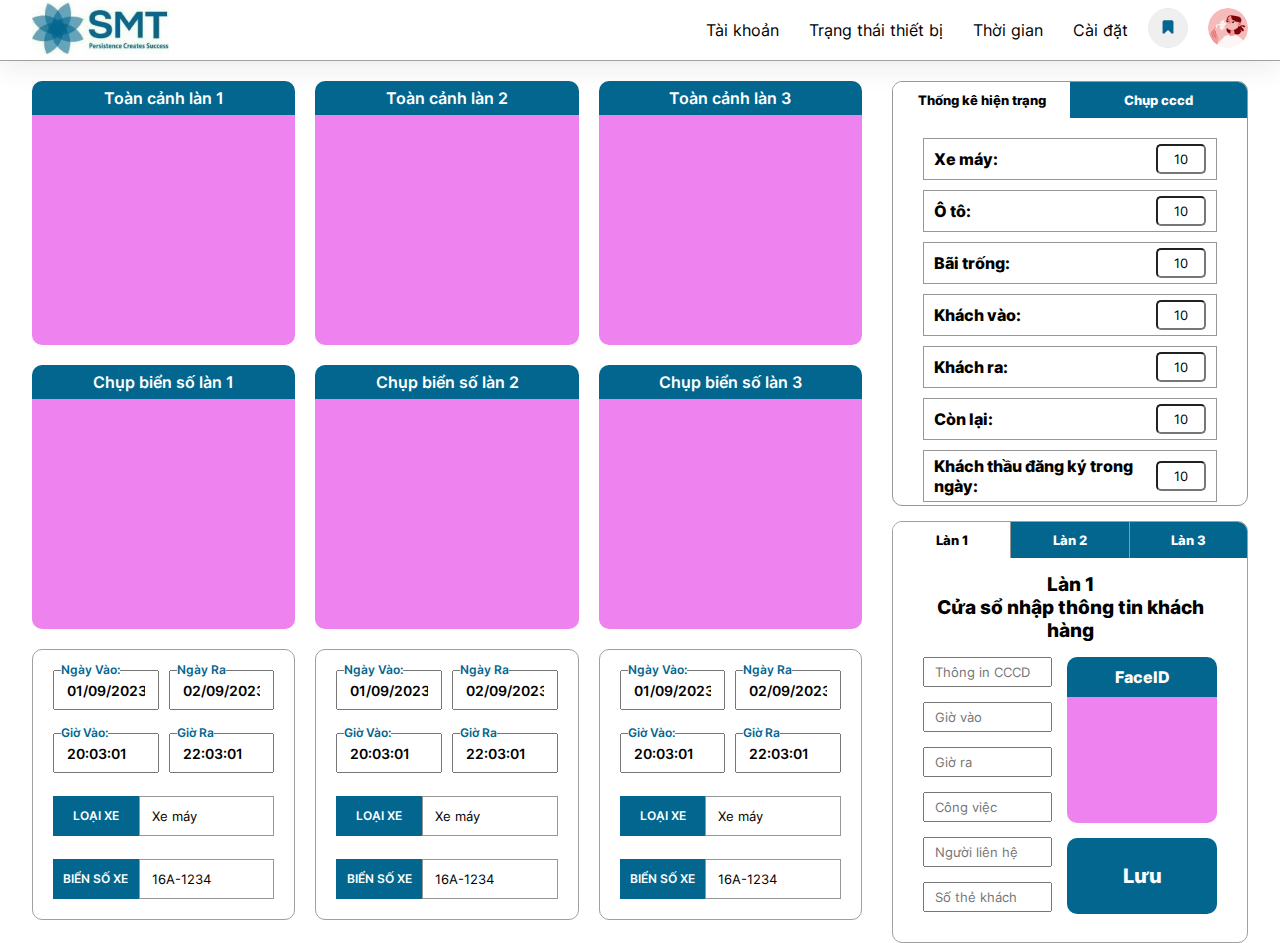
<file: admin.html>
<!DOCTYPE html>
<html lang="en">
  <head>
    <meta charset="UTF-8" />
    <meta name="viewport" content="width=device-width, initial-scale=1.0" />
    <title>Quản trị làn xe Car Parking</title>
    <!-- import admin-styles css -->
    <link rel="stylesheet" href="./assets/css/admin-styles.css" />
  </head>
  <body>
    <!-- Header Main ./Start -->
    <div class="header-main">
      <div class="container">
        <div class="wrap-header">
          <div class="logo">
            <img src="./assets/images/logo.png" alt="Logo web pacrking" />
          </div>
          <ul class="user-control">
            <ul class="menu">
              <li>Tài khoản</li>
              <li>Trạng thái thiết bị</li>
              <li>Thời gian</li>
              <li>Cài đặt</li>
            </ul>
            <li>
              <button>
                <img
                  src="./assets/images/notification.svg"
                  alt="Notification"
                />
              </button>
            </li>
            <li>
              <div class="menu-user">
                <img src="./assets/images/avata.png" alt="Ảnh đại diện" />
              </div>
            </li>
          </ul>
        </div>
      </div>
    </div>
    <!-- Main ./Start -->
    <div class="wrap-main">
      <div class="container">
        <!-- Main-Center -->
        <div class="main-website">
          <div class="main-box">
            <div class="main-center">
              <div class="row">
                <!-- Làn 1 -->
                <div class="col col-3">
                  <div class="col-top">
                    <label for="tc-lan-1">Toàn cảnh làn 1</label>
                    <div class="content"></div>
                  </div>
                  <div class="col-bottom">
                    <label for="cbs-lan-1">Chụp biển số làn 1</label>
                    <div class="content"></div>
                  </div>
                </div>
                <!-- Làn 2 -->
                <div class="col col-3">
                  <div class="col-top">
                    <label for="tc-lan-2">Toàn cảnh làn 2</label>
                    <div class="content"></div>
                  </div>
                  <div class="col-bottom">
                    <label for="cbs-lan-2">Chụp biển số làn 2</label>
                    <div class="content"></div>
                  </div>
                </div>
                <!-- Làn 3 -->
                <div class="col col-3">
                  <div class="col-top">
                    <label for="tc-lan-3">Toàn cảnh làn 3</label>
                    <div class="content"></div>
                  </div>
                  <div class="col-bottom">
                    <label for="cbs-lan-3">Chụp biển số làn 3</label>
                    <div class="content"></div>
                  </div>
                </div>
              </div>
            </div>
            <!-- Main-Bottom -->
            <div class="c main-bottom">
              <div class="row">
                <div class="col col-3" id="car-1">
                  <div class="info-car">
                    <ul>
                      <li>
                        <label>Ngày Vào: </label>
                        <input type="text" value="01/09/2023" />
                      </li>
                      <li>
                        <label>Ngày Ra</label>
                        <input type="text" value="02/09/2023" />
                      </li>
                    </ul>
                    <ul>
                      <li>
                        <label>Giờ Vào: </label>
                        <input type="text" value="20:03:01" />
                      </li>
                      <li>
                        <label>Giờ Ra</label>
                        <input type="text" value="22:03:01" />
                      </li>
                    </ul>
                    <div class="infor-box">
                      <label class="title-lane">LOẠI XE</label>
                      <input type="text" value="Xe máy" />
                    </div>
                    <div class="infor-box">
                      <label class="title-lane">BIỂN SỐ XE</label>
                      <input type="text" value="16A-1234" />
                    </div>
                  </div>
                </div>
                <div class="col col-3" id="car-2">
                  <div class="info-car">
                    <ul>
                      <li>
                        <label>Ngày Vào: </label>
                        <input type="text" value="01/09/2023" />
                      </li>
                      <li>
                        <label>Ngày Ra</label>
                        <input type="text" value="02/09/2023" />
                      </li>
                    </ul>
                    <ul>
                      <li>
                        <label>Giờ Vào: </label>
                        <input type="text" value="20:03:01" />
                      </li>
                      <li>
                        <label>Giờ Ra</label>
                        <input type="text" value="22:03:01" />
                      </li>
                    </ul>
                    <div class="infor-box">
                      <label class="title-lane">LOẠI XE</label>
                      <input type="text" value="Xe máy" />
                    </div>
                    <div class="infor-box">
                      <label class="title-lane">BIỂN SỐ XE</label>
                      <input type="text" value="16A-1234" />
                    </div>
                  </div>
                </div>
                <div class="col col-3" id="car-3">
                  <div class="info-car">
                    <ul>
                      <li>
                        <label>Ngày Vào: </label>
                        <input type="text" value="01/09/2023" />
                      </li>
                      <li>
                        <label>Ngày Ra</label>
                        <input type="text" value="02/09/2023" />
                      </li>
                    </ul>
                    <ul>
                      <li>
                        <label>Giờ Vào: </label>
                        <input type="text" value="20:03:01" />
                      </li>
                      <li>
                        <label>Giờ Ra</label>
                        <input type="text" value="22:03:01" />
                      </li>
                    </ul>
                    <div class="infor-box">
                      <label class="title-lane">LOẠI XE</label>
                      <input type="text" value="Xe máy" />
                    </div>
                    <div class="infor-box">
                      <label class="title-lane">BIỂN SỐ XE</label>
                      <input type="text" value="16A-1234" />
                    </div>
                  </div>
                </div>
              </div>
            </div>
          </div>
          <div class="web-right">
            <div class="side-bar">
              <div class="side-bar-btn">
                <button class="side-bar-active">Thống kê hiện trạng</button>
                <button>Chụp cccd</button>
              </div>
              <ul class="main flex side-bar-box">
                <li class="field">
                  <h4>Xe máy:</h4>
                  <input type="text" value="10" />
                </li>
                <li class="field">
                  <h4>Ô tô:</h4>
                  <input type="text" value="10" />
                </li>
                <li class="field">
                  <h4>Bãi trống:</h4>
                  <input type="text" value="10" />
                </li>
                <li class="field">
                  <h4>Khách vào:</h4>
                  <input type="text" value="10" />
                </li>
                <li class="field">
                  <h4>Khách ra:</h4>
                  <input type="text" value="10" />
                </li>
                <li class="field">
                  <h4>Còn lại:</h4>
                  <input type="text" value="10" />
                </li>
                <li class="field">
                  <h4>Khách thầu đăng ký trong ngày:</h4>
                  <input type="text" value="10" />
                </li>
              </ul>
              <div class="cccd side-bar-box">
                <div class=""></div>
                <button>Chụp ảnh</button>
              </div>
            </div>
            <div class="info-car-popup">
              <div class="popup-btn">
                <button class="popup-active">Làn 1</button>
                <button>Làn 2</button>
                <button>Làn 3</button>
              </div>
              <div class="popup-box active">
                <h3>Làn 1</h3>
                <h3>Cửa sổ nhập thông tin khách hàng</h3>
                <div class="main-popup">
                  <div class="input-popup">
                    <input type="text" placeholder="Thông in CCCD" />
                    <input type="text" placeholder="Giờ vào" />
                    <input type="text" placeholder="Giờ ra" />
                    <input type="text" placeholder="Công việc" />
                    <input type="text" placeholder="Người liên hệ" />
                    <input type="text" placeholder="Số thẻ khách" />
                  </div>
                  <div class="faceId">
                    <h4>FaceID</h4>
                    <div class="faceId-cam"></div>
                    <div class="save-btn">
                      <button>Lưu</button>
                    </div>
                  </div>
                </div>
              </div>
              <div class="popup-box">
                <h3>Làn 2</h3>
                <h3>Cửa sổ nhập thông tin khách hàng</h3>
                <div class="main-popup">
                  <div class="input-popup">
                    <input type="text" placeholder="Thông in CCCD" />
                    <input type="text" placeholder="Giờ vào" />
                    <input type="text" placeholder="Giờ ra" />
                    <input type="text" placeholder="Công việc" />
                    <input type="text" placeholder="Người liên hệ" />
                    <input type="text" placeholder="Số thẻ khách" />
                  </div>
                  <div class="faceId">
                    <h4>FaceID</h4>
                    <div class="faceId-cam"></div>
                    <div class="save-btn">
                      <button>Lưu</button>
                    </div>
                  </div>
                </div>
              </div>
              <div class="popup-box">
                <h3>Làn 3</h3>
                <h3>Cửa sổ nhập thông tin khách hàng</h3>
                <div class="main-popup">
                  <div class="input-popup">
                    <input type="text" placeholder="Thông in CCCD" />
                    <input type="text" placeholder="Giờ vào" />
                    <input type="text" placeholder="Giờ ra" />
                    <input type="text" placeholder="Công việc" />
                    <input type="text" placeholder="Người liên hệ" />
                    <input type="text" placeholder="Số thẻ khách" />
                  </div>
                  <div class="faceId">
                    <h4>FaceID</h4>
                    <div class="faceId-cam"></div>
                    <div class="save-btn">
                      <button>Lưu</button>
                    </div>
                  </div>
                </div>
              </div>
            </div>
          </div>
        </div>
      </div>
    </div>

    <!-- Script js -->
    <script src="./assets/js/admin.js"></script>
  </body>
</html>
</file>
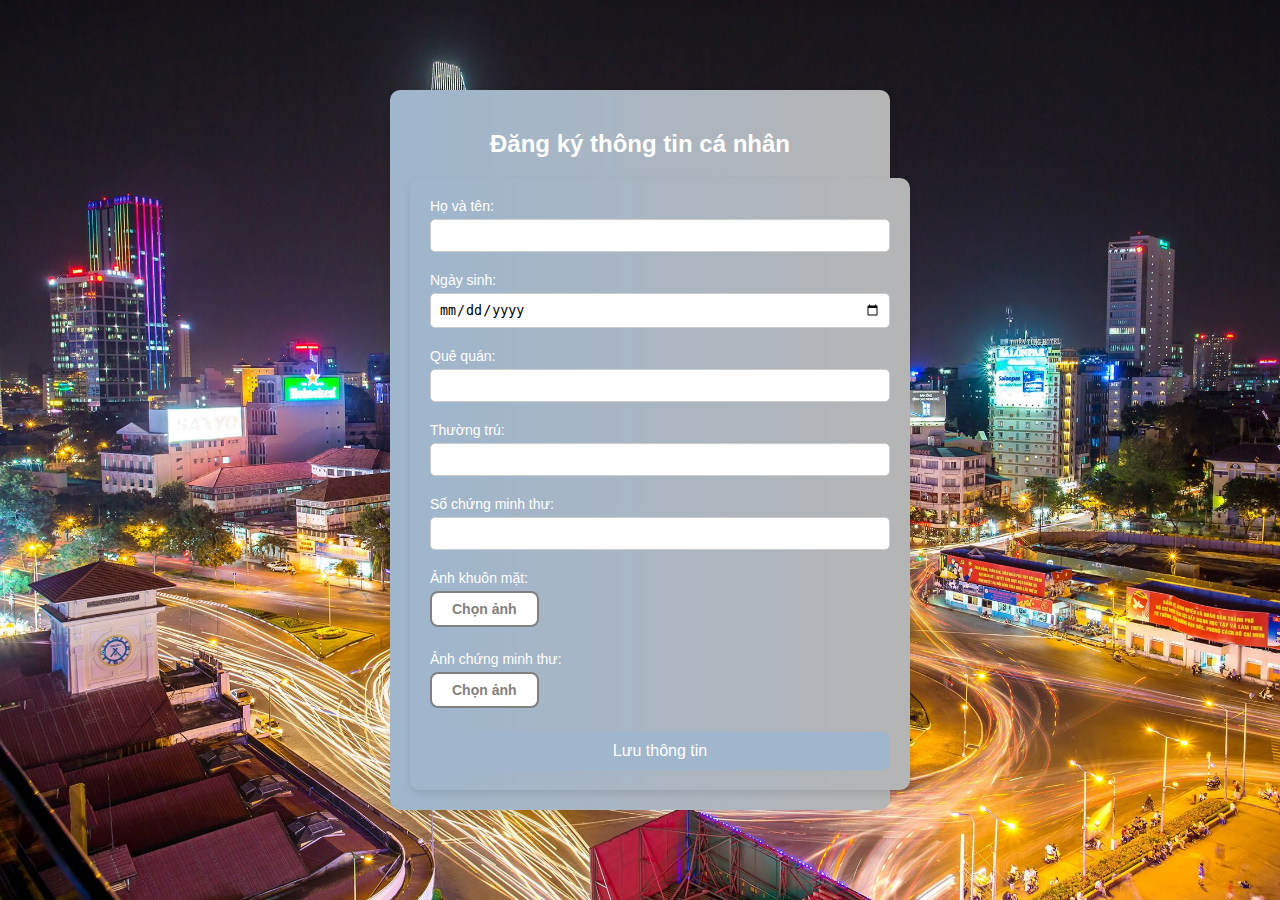
<file: register.html>
<!DOCTYPE html>
<html lang="en">
<head>
  <meta charset="UTF-8">
  <meta name="viewport" content="width=device-width, initial-scale=1.0">
  <title>Đăng ký thông tin cá nhân</title>
  <style>
    body {
    background: url(/assets/images/Backgroud.jpg);
    background-repeat: no-repeat;
    background-attachment: fixed;
    background-size: 100% 100%;
    margin: 0;
    padding: 0;
    font-family: 'Arial', sans-serif;
    display: flex;
    justify-content: center;
    align-items: center;
    height: 100vh;
  }

  #registration-form {
    background: linear-gradient(to right, #9FB6CD, #B5B5B5);
    border-radius: 10px;
    padding: 20px;
    box-shadow: 0 4px 8px rgba(0, 0, 0, 0.1);
    width: 500px;
    box-sizing: border-box;
  }

  #registration-form h2 {
    text-align: center;
    color: #fff;
  }

  .form-group {
    margin-bottom: 20px;
  }

  .form-group label {
    display: block;
    font-size: 14px;
    margin-bottom: 5px;
    color: #fff;
  }

  .form-group input {
    width: 100%;
    padding: 8px;
    border: 1px solid #ccc;
    border-radius: 5px;
    box-sizing: border-box;
  }

  .upload-btn-wrapper {
    position: relative;
    overflow: hidden;
    display: inline-block;
  }

  .btn {
    border: 2px solid gray;
    color: gray;
    background-color: white;
    padding: 8px 20px;
    border-radius: 8px;
    font-size: 14px;
    font-weight: bold;
  }

  .upload-btn-wrapper input[type=file] {
    font-size: 100px;
    position: absolute;
    left: 0;
    top: 0;
    opacity: 0;
  }

  .upload-btn-wrapper .upload-btn {
    padding: 8px 16px;
    border-radius: 8px;
    font-size: 14px;
    font-weight: bold;
    background-color: #B5B5B5;
    color: #fff;
  }

  .save-btn {
    width: 100%;
    background-color: #9FB6CD;
    color: #fff;
    padding: 10px 20px;
    border: none;
    border-radius: 8px;
    font-size: 16px;
    cursor: pointer;
  }

  .save-btn:hover {
    background-color: #6C7B8B;
  }
  </style>
</head>
<body>

<div id="registration-form">
  <h2>Đăng ký thông tin cá nhân</h2>
  <form id="registration-form">
    <div class="form-group">
      <label for="name">Họ và tên:</label>
      <input type="text" id="name" name="name" required>
    </div>

    <div class="form-group">
      <label for="dob">Ngày sinh:</label>
      <input type="date" id="dob" name="dob" required>
    </div>

    <div class="form-group">
      <label for="address">Quê quán:</label>
      <input type="text" id="address" name="address" required>
    </div>

    <div class="form-group">
      <label for="permanentAddress">Thường trú:</label>
      <input type="text" id="permanentAddress" name="permanentAddress" required>
    </div>

    <div class="form-group">
      <label for="idNumber">Số chứng minh thư:</label>
      <input type="text" id="idNumber" name="idNumber" required>
    </div>

    <div class="form-group">
      <label for="faceImage">Ảnh khuôn mặt:</label>
      <div class="upload-btn-wrapper">
        <button class="btn">Chọn ảnh</button>
        <input type="file" name="faceImage" id="faceImage" accept="image/*" required>
      </div>
    </div>

    <div class="form-group">
      <label for="idImage">Ảnh chứng minh thư:</label>
      <div class="upload-btn-wrapper">
        <button class="btn">Chọn ảnh</button>
        <input type="file" name="idImage" id="idImage" accept="image/*" required>
      </div>
    </div>

    <button type="button" class="save-btn" onclick="saveInfo()">Lưu thông tin</button>
  </form>
</div>

<script>
  function saveInfo() {
    // Lấy giá trị từ các trường input
    var name = document.getElementById('name').value;
    var dob = document.getElementById('dob').value;
    var address = document.getElementById('address').value;
    var permanentAddress = document.getElementById('permanentAddress').value;
    var idNumber = document.getElementById('idNumber').value;

    // Có thể thực hiện thêm xử lý lưu thông tin vào database ở đây
    console.log('Thông tin đã lưu:');
    console.log('Họ và tên:', name);
    console.log('Ngày sinh:', dob);
    console.log('Quê quán:', address);
    console.log('Thường trú:', permanentAddress);
    console.log('Số chứng minh thư:', idNumber);

    // Đặt thêm logic lưu vào database tại đây
  }
</script>

</body>
</html>
</file>
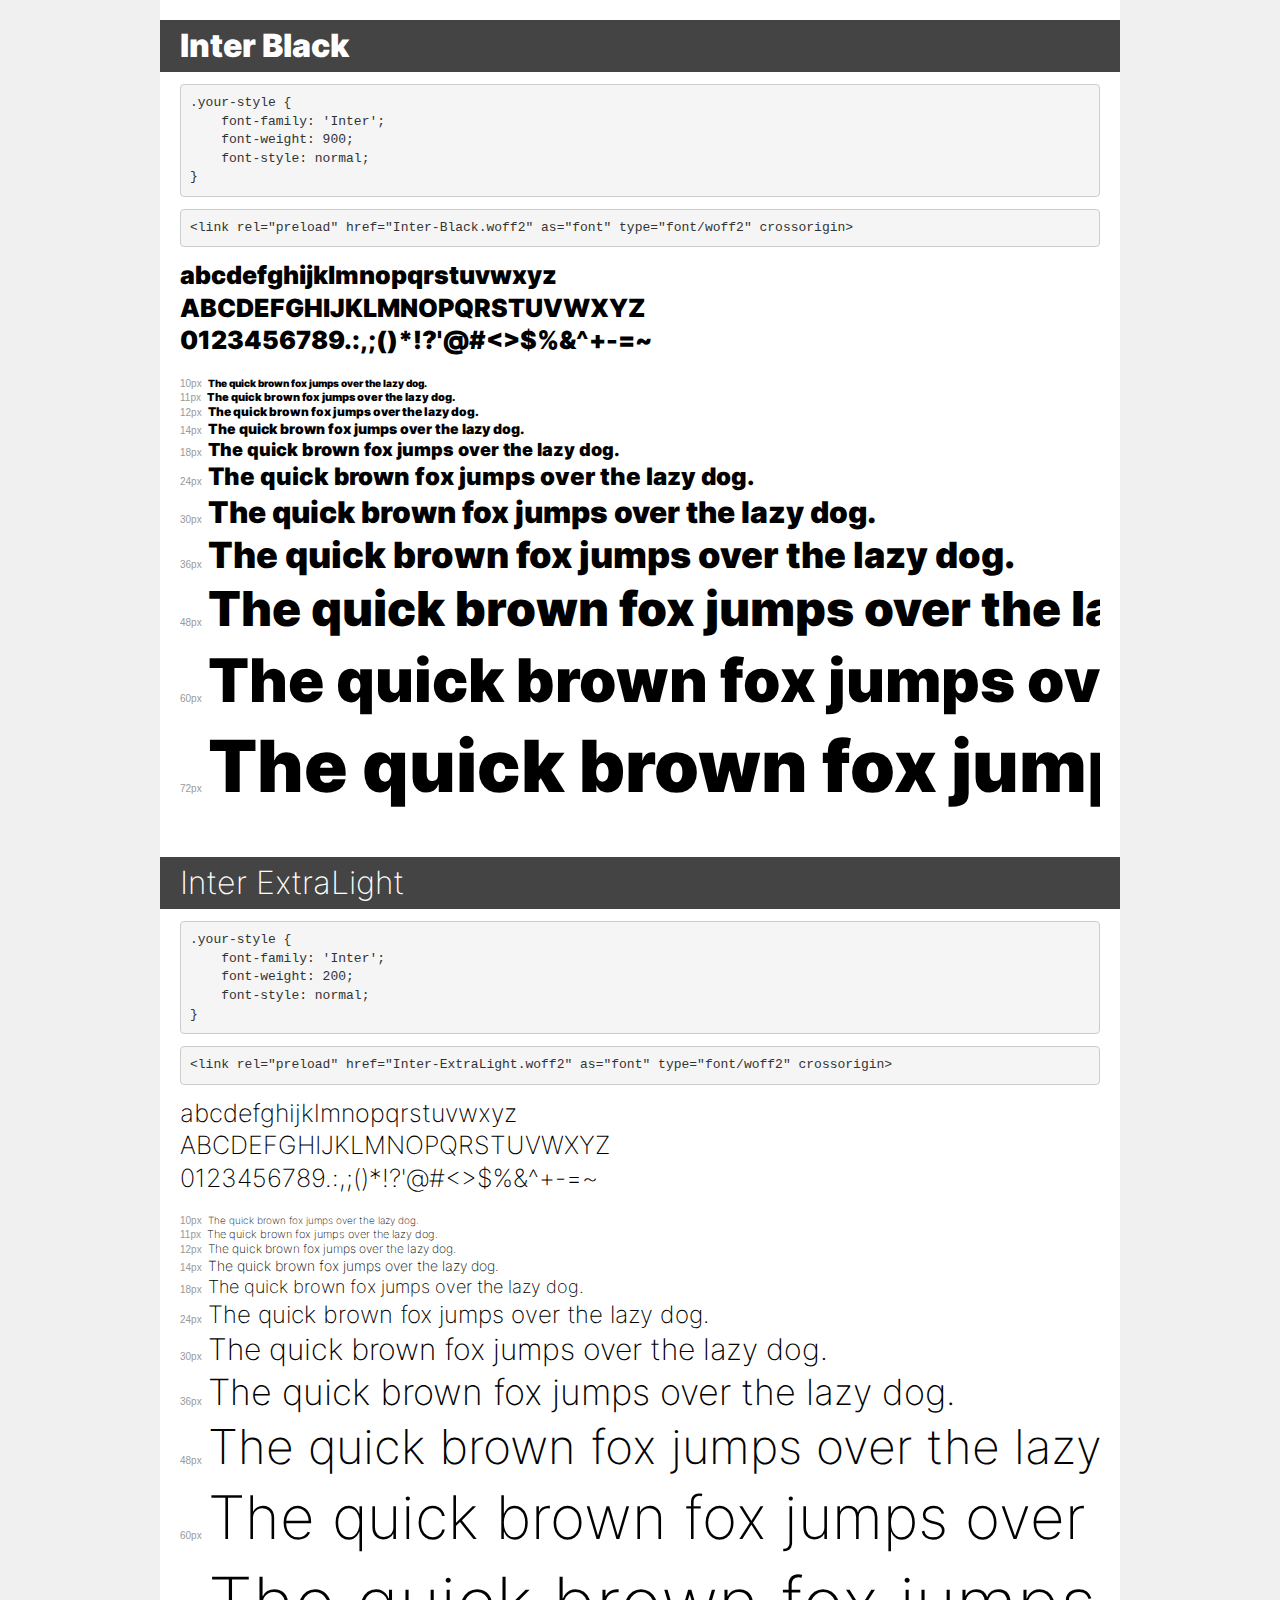
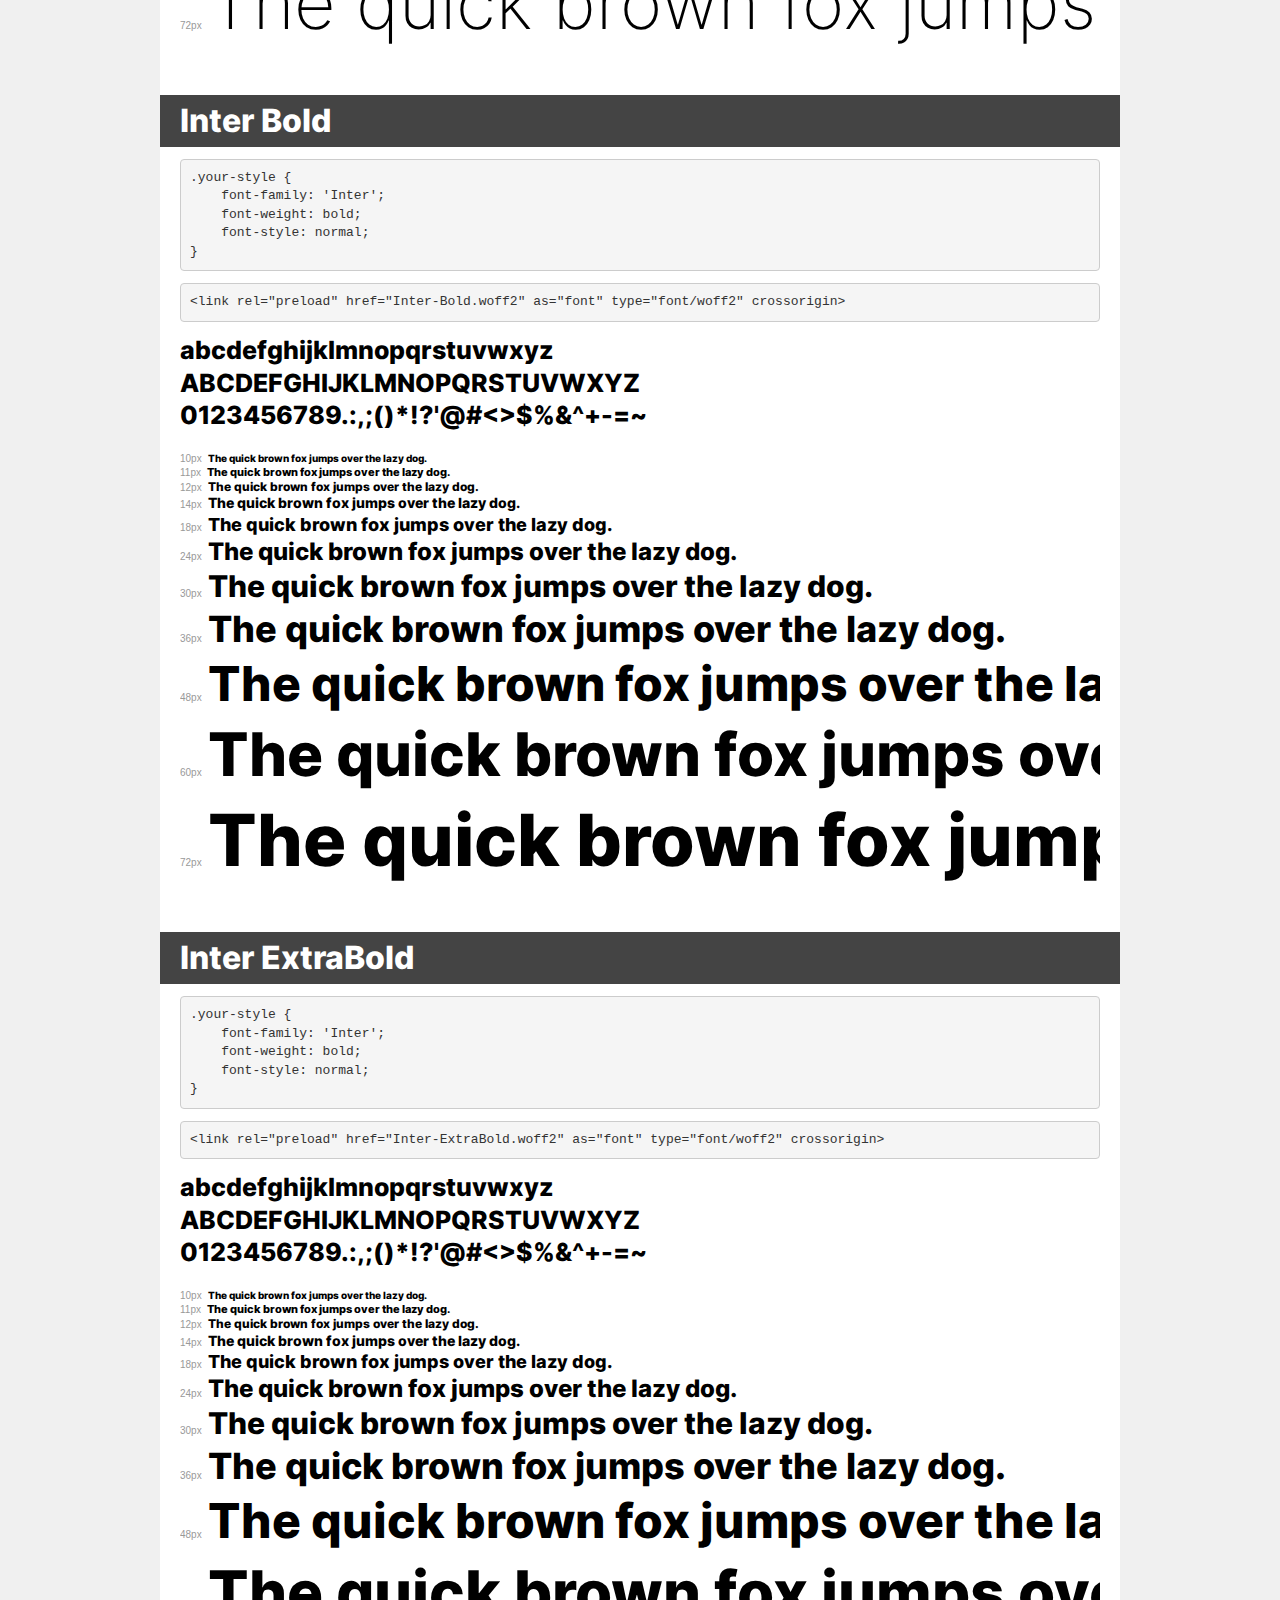
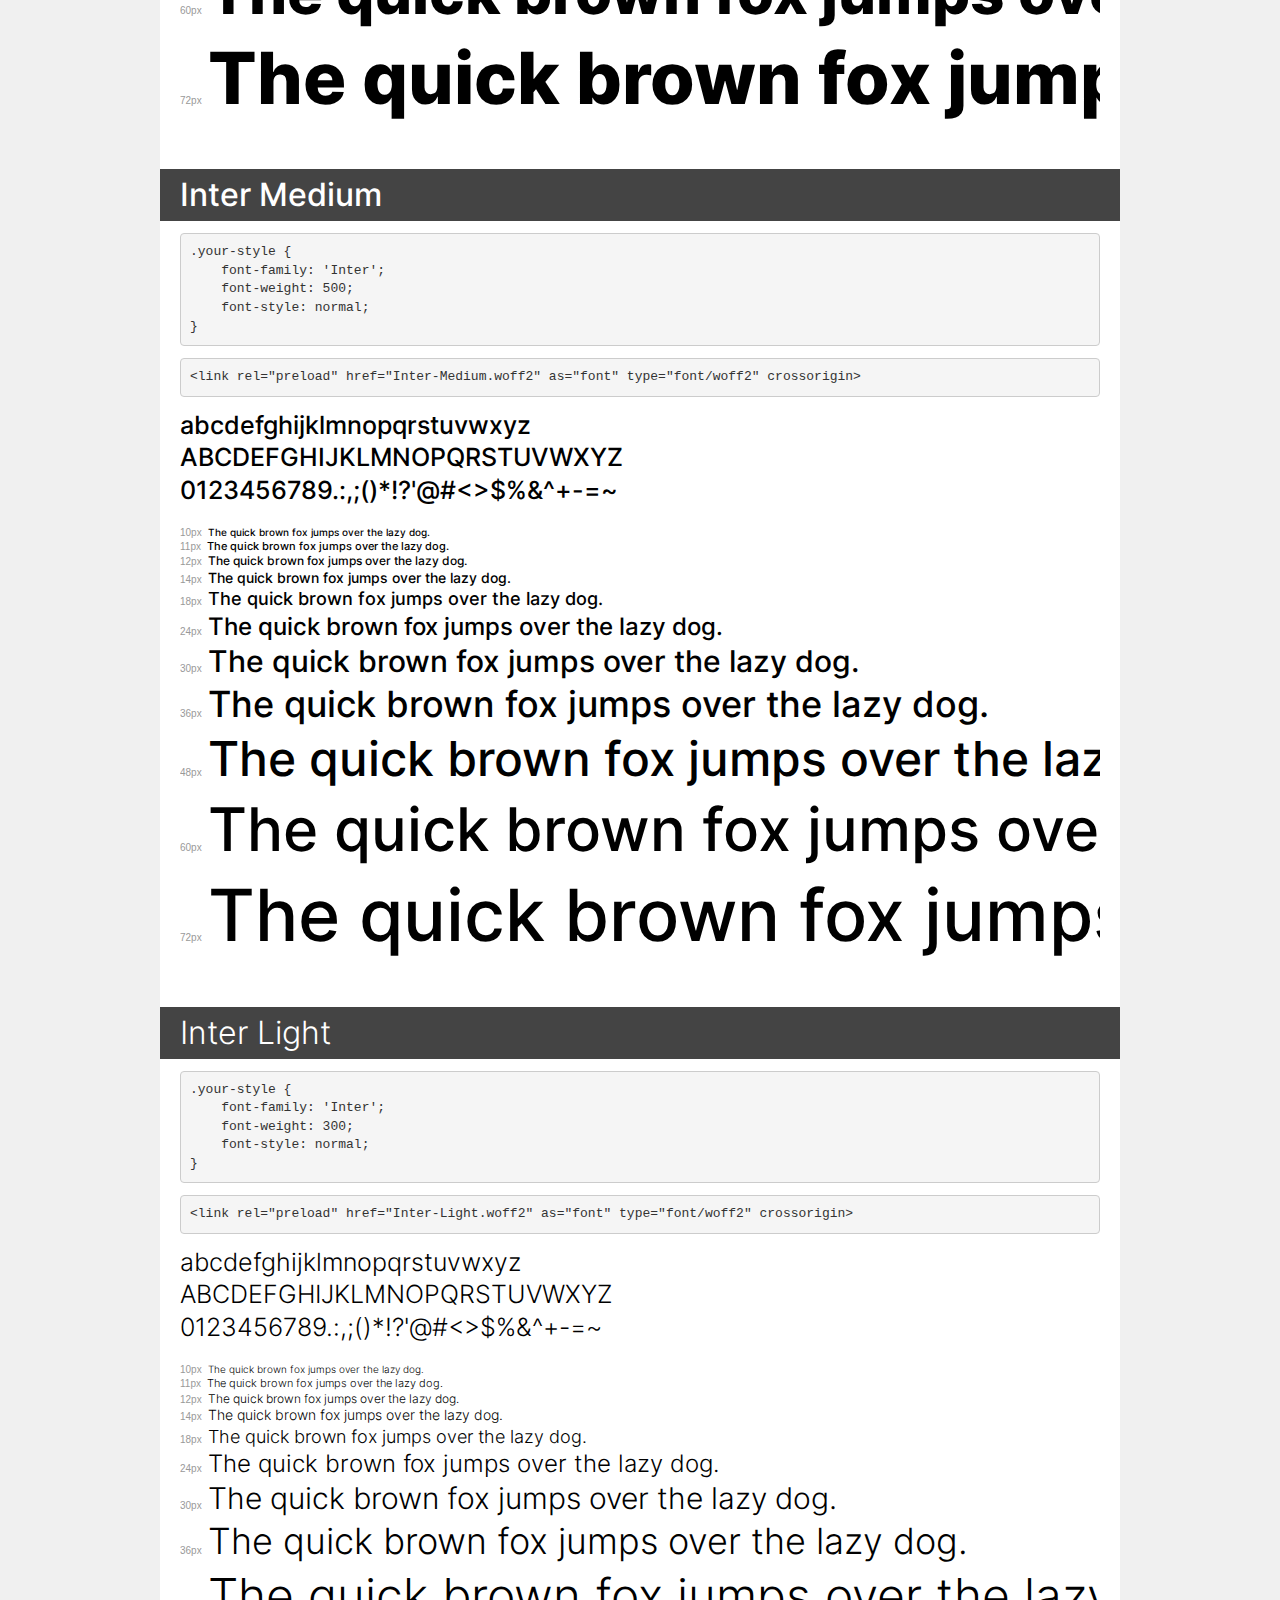
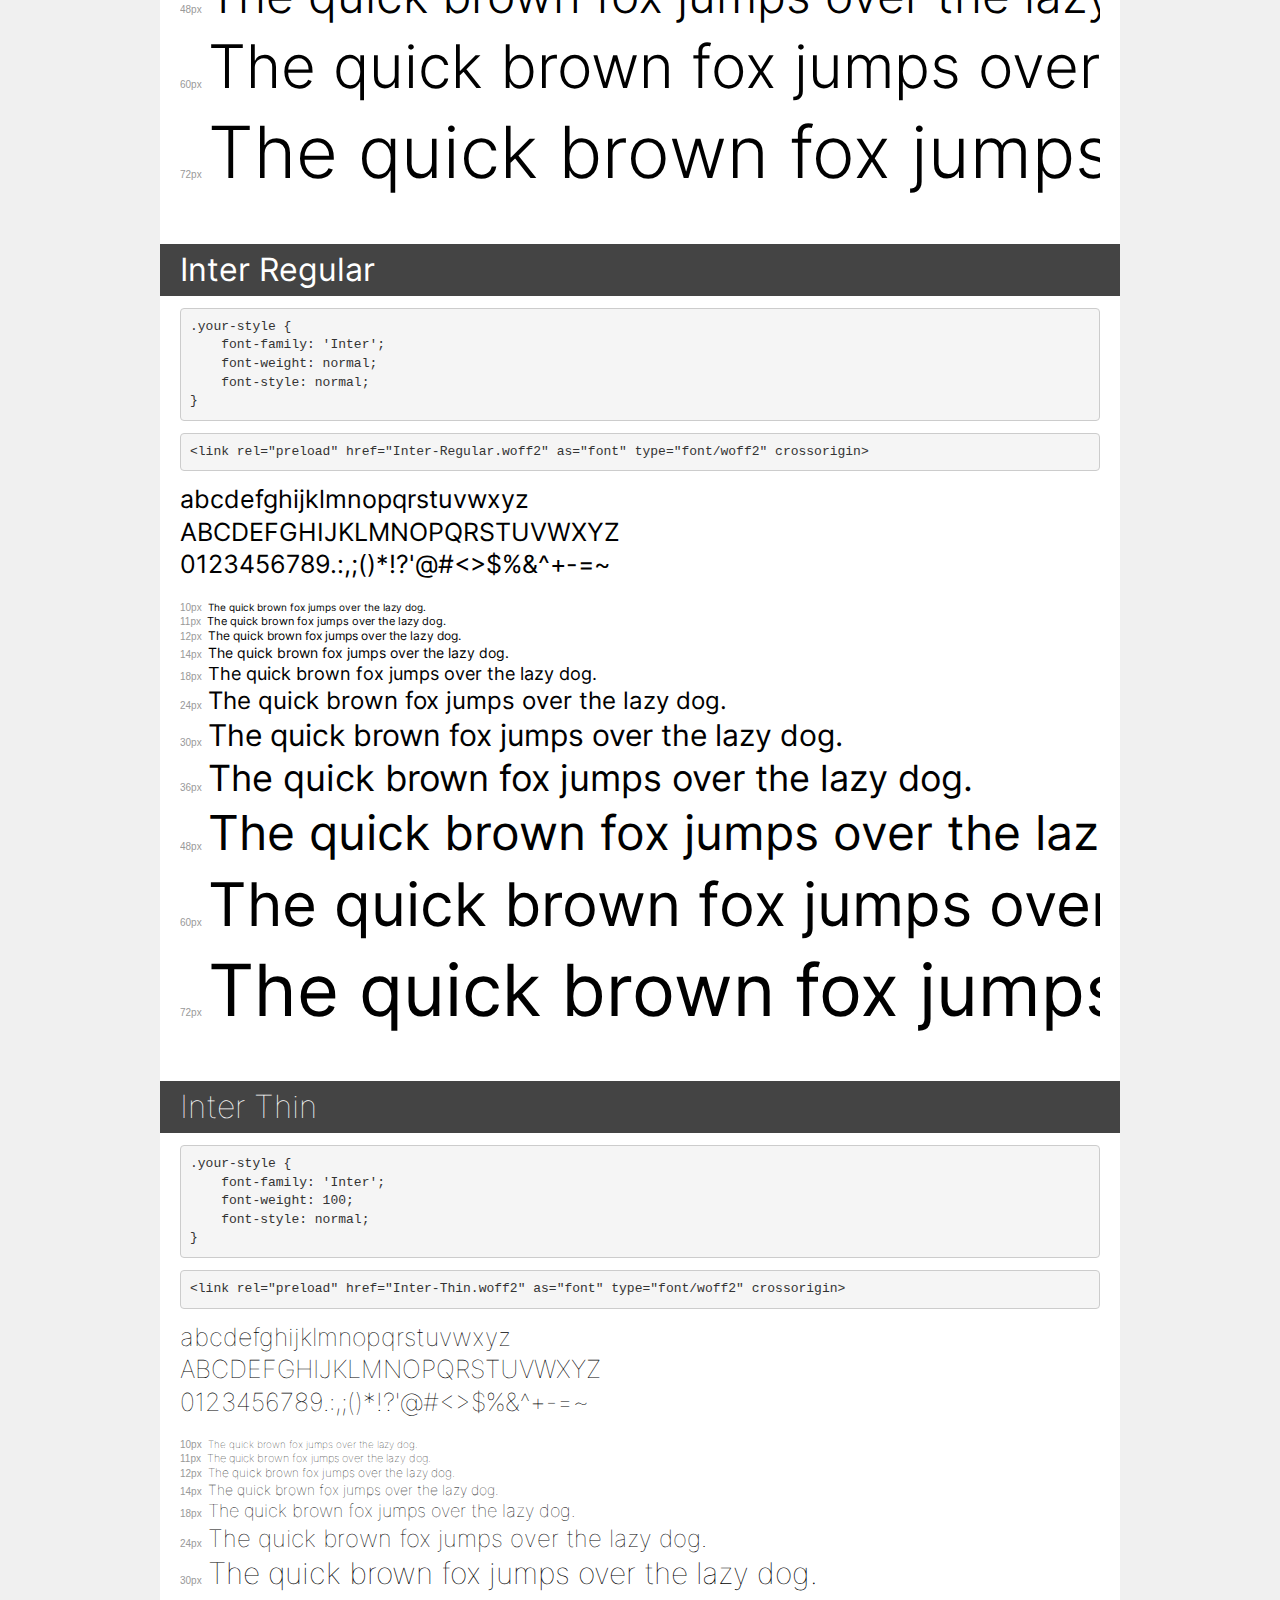
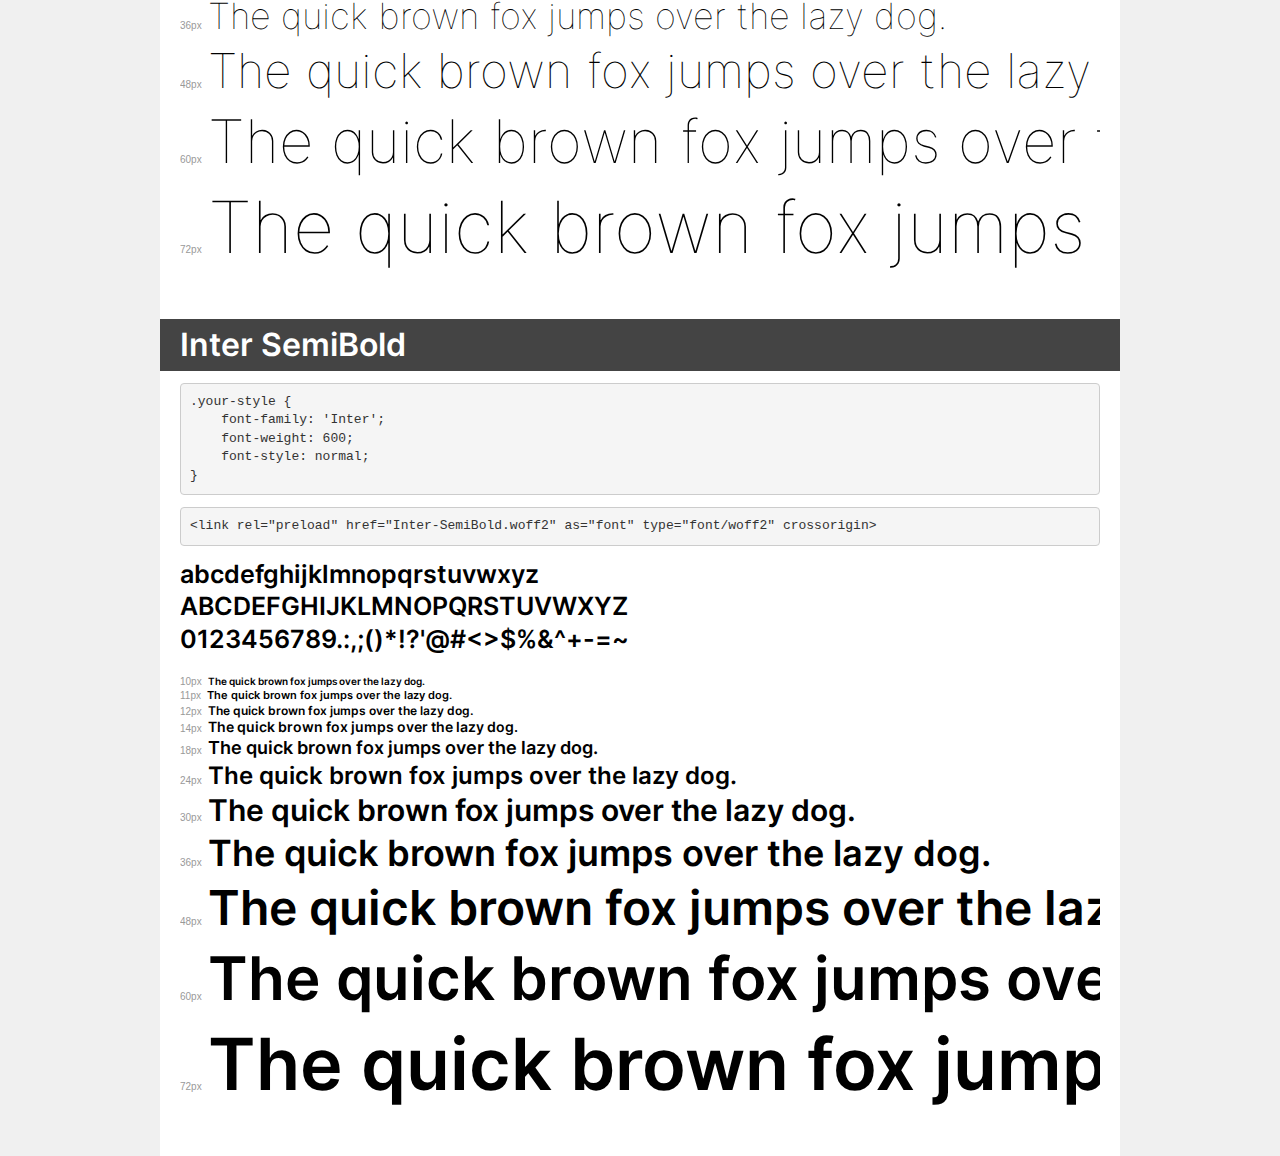
<file: assets/fonts/demo.html>
<!DOCTYPE html>
<html lang="en">
<head>
    <meta charset="utf-8">
    <meta http-equiv="X-UA-Compatible" content="IE=edge">
    <meta name="viewport" content="width=device-width, initial-scale=1">
    <meta name="robots" content="noindex, noarchive">
    <meta name="format-detection" content="telephone=no">
    <title>Transfonter demo</title>
    <link href="stylesheet.css" rel="stylesheet">
    <style>
        /*
        http://meyerweb.com/eric/tools/css/reset/
        v2.0 | 20110126
        License: none (public domain)
        */
        html, body, div, span, applet, object, iframe,
        h1, h2, h3, h4, h5, h6, p, blockquote, pre,
        a, abbr, acronym, address, big, cite, code,
        del, dfn, em, img, ins, kbd, q, s, samp,
        small, strike, strong, sub, sup, tt, var,
        b, u, i, center,
        dl, dt, dd, ol, ul, li,
        fieldset, form, label, legend,
        table, caption, tbody, tfoot, thead, tr, th, td,
        article, aside, canvas, details, embed,
        figure, figcaption, footer, header, hgroup,
        menu, nav, output, ruby, section, summary,
        time, mark, audio, video {
            margin: 0;
            padding: 0;
            border: 0;
            font-size: 100%;
            font: inherit;
            vertical-align: baseline;
        }
        /* HTML5 display-role reset for older browsers */
        article, aside, details, figcaption, figure,
        footer, header, hgroup, menu, nav, section {
            display: block;
        }
        body {
            line-height: 1;
        }
        ol, ul {
            list-style: none;
        }
        blockquote, q {
            quotes: none;
        }
        blockquote:before, blockquote:after,
        q:before, q:after {
            content: '';
            content: none;
        }
        table {
            border-collapse: collapse;
            border-spacing: 0;
        }
        /* demo styles */
        body {
            background: #f0f0f0;
            color: #000;
        }
        .page {
            background: #fff;
            width: 920px;
            margin: 0 auto;
            padding: 20px 20px 0 20px;
            overflow: hidden;
        }
        .font-container {
            overflow-x: auto;
            overflow-y: hidden;
            margin-bottom: 40px;
            line-height: 1.3;
            white-space: nowrap;
            padding-bottom: 5px;
        }
        h1 {
            position: relative;
            background: #444;
            font-size: 32px;
            color: #fff;
            padding: 10px 20px;
            margin: 0 -20px 12px -20px;
        }
        .letters {
            font-size: 25px;
            margin-bottom: 20px;
        }
        .s10:before {
            content: '10px';
        }
        .s11:before {
            content: '11px';
        }
        .s12:before {
            content: '12px';
        }
        .s14:before {
            content: '14px';
        }
        .s18:before {
            content: '18px';
        }
        .s24:before {
            content: '24px';
        }
        .s30:before {
            content: '30px';
        }
        .s36:before {
            content: '36px';
        }
        .s48:before {
            content: '48px';
        }
        .s60:before {
            content: '60px';
        }
        .s72:before {
            content: '72px';
        }
        .s10:before, .s11:before, .s12:before, .s14:before,
        .s18:before, .s24:before, .s30:before, .s36:before,
        .s48:before, .s60:before, .s72:before {
            font-family: Arial, sans-serif;
            font-size: 10px;
            font-weight: normal;
            font-style: normal;
            color: #999;
            padding-right: 6px;
        }
        pre {
            display: block;
            padding: 9px;
            margin: 0 0 12px;
            font-family: Monaco, Menlo, Consolas, "Courier New", monospace;
            font-size: 13px;
            line-height: 1.428571429;
            color: #333;
            font-weight: normal;
            font-style: normal;
            background-color: #f5f5f5;
            border: 1px solid #ccc;
            overflow-x: auto;
            border-radius: 4px;
        }
        /* responsive */
        @media (max-width: 959px) {
            .page {
                width: auto;
                margin: 0;
            }
        }
    </style>
</head>
<body>
<div class="page">
    <div class="demo">
        <h1 style="font-family: 'Inter'; font-weight: 900; font-style: normal;">Inter Black</h1>
        <pre title="Usage">.your-style {
    font-family: 'Inter';
    font-weight: 900;
    font-style: normal;
}</pre>
        <pre title="Preload (optional)">
&lt;link rel=&quot;preload&quot; href=&quot;Inter-Black.woff2&quot; as=&quot;font&quot; type=&quot;font/woff2&quot; crossorigin&gt;</pre>
        <div class="font-container" style="font-family: 'Inter'; font-weight: 900; font-style: normal;">
            <p class="letters">
                abcdefghijklmnopqrstuvwxyz<br>
ABCDEFGHIJKLMNOPQRSTUVWXYZ<br>
                0123456789.:,;()*!?'@#&lt;&gt;$%&^+-=~
            </p>
            <p class="s10" style="font-size: 10px;">The quick brown fox jumps over the lazy dog.</p>
            <p class="s11" style="font-size: 11px;">The quick brown fox jumps over the lazy dog.</p>
            <p class="s12" style="font-size: 12px;">The quick brown fox jumps over the lazy dog.</p>
            <p class="s14" style="font-size: 14px;">The quick brown fox jumps over the lazy dog.</p>
            <p class="s18" style="font-size: 18px;">The quick brown fox jumps over the lazy dog.</p>
            <p class="s24" style="font-size: 24px;">The quick brown fox jumps over the lazy dog.</p>
            <p class="s30" style="font-size: 30px;">The quick brown fox jumps over the lazy dog.</p>
            <p class="s36" style="font-size: 36px;">The quick brown fox jumps over the lazy dog.</p>
            <p class="s48" style="font-size: 48px;">The quick brown fox jumps over the lazy dog.</p>
            <p class="s60" style="font-size: 60px;">The quick brown fox jumps over the lazy dog.</p>
            <p class="s72" style="font-size: 72px;">The quick brown fox jumps over the lazy dog.</p>
        </div>
    </div>

    <div class="demo">
        <h1 style="font-family: 'Inter'; font-weight: 200; font-style: normal;">Inter ExtraLight</h1>
        <pre title="Usage">.your-style {
    font-family: 'Inter';
    font-weight: 200;
    font-style: normal;
}</pre>
        <pre title="Preload (optional)">
&lt;link rel=&quot;preload&quot; href=&quot;Inter-ExtraLight.woff2&quot; as=&quot;font&quot; type=&quot;font/woff2&quot; crossorigin&gt;</pre>
        <div class="font-container" style="font-family: 'Inter'; font-weight: 200; font-style: normal;">
            <p class="letters">
                abcdefghijklmnopqrstuvwxyz<br>
ABCDEFGHIJKLMNOPQRSTUVWXYZ<br>
                0123456789.:,;()*!?'@#&lt;&gt;$%&^+-=~
            </p>
            <p class="s10" style="font-size: 10px;">The quick brown fox jumps over the lazy dog.</p>
            <p class="s11" style="font-size: 11px;">The quick brown fox jumps over the lazy dog.</p>
            <p class="s12" style="font-size: 12px;">The quick brown fox jumps over the lazy dog.</p>
            <p class="s14" style="font-size: 14px;">The quick brown fox jumps over the lazy dog.</p>
            <p class="s18" style="font-size: 18px;">The quick brown fox jumps over the lazy dog.</p>
            <p class="s24" style="font-size: 24px;">The quick brown fox jumps over the lazy dog.</p>
            <p class="s30" style="font-size: 30px;">The quick brown fox jumps over the lazy dog.</p>
            <p class="s36" style="font-size: 36px;">The quick brown fox jumps over the lazy dog.</p>
            <p class="s48" style="font-size: 48px;">The quick brown fox jumps over the lazy dog.</p>
            <p class="s60" style="font-size: 60px;">The quick brown fox jumps over the lazy dog.</p>
            <p class="s72" style="font-size: 72px;">The quick brown fox jumps over the lazy dog.</p>
        </div>
    </div>

    <div class="demo">
        <h1 style="font-family: 'Inter'; font-weight: bold; font-style: normal;">Inter Bold</h1>
        <pre title="Usage">.your-style {
    font-family: 'Inter';
    font-weight: bold;
    font-style: normal;
}</pre>
        <pre title="Preload (optional)">
&lt;link rel=&quot;preload&quot; href=&quot;Inter-Bold.woff2&quot; as=&quot;font&quot; type=&quot;font/woff2&quot; crossorigin&gt;</pre>
        <div class="font-container" style="font-family: 'Inter'; font-weight: bold; font-style: normal;">
            <p class="letters">
                abcdefghijklmnopqrstuvwxyz<br>
ABCDEFGHIJKLMNOPQRSTUVWXYZ<br>
                0123456789.:,;()*!?'@#&lt;&gt;$%&^+-=~
            </p>
            <p class="s10" style="font-size: 10px;">The quick brown fox jumps over the lazy dog.</p>
            <p class="s11" style="font-size: 11px;">The quick brown fox jumps over the lazy dog.</p>
            <p class="s12" style="font-size: 12px;">The quick brown fox jumps over the lazy dog.</p>
            <p class="s14" style="font-size: 14px;">The quick brown fox jumps over the lazy dog.</p>
            <p class="s18" style="font-size: 18px;">The quick brown fox jumps over the lazy dog.</p>
            <p class="s24" style="font-size: 24px;">The quick brown fox jumps over the lazy dog.</p>
            <p class="s30" style="font-size: 30px;">The quick brown fox jumps over the lazy dog.</p>
            <p class="s36" style="font-size: 36px;">The quick brown fox jumps over the lazy dog.</p>
            <p class="s48" style="font-size: 48px;">The quick brown fox jumps over the lazy dog.</p>
            <p class="s60" style="font-size: 60px;">The quick brown fox jumps over the lazy dog.</p>
            <p class="s72" style="font-size: 72px;">The quick brown fox jumps over the lazy dog.</p>
        </div>
    </div>

    <div class="demo">
        <h1 style="font-family: 'Inter'; font-weight: bold; font-style: normal;">Inter ExtraBold</h1>
        <pre title="Usage">.your-style {
    font-family: 'Inter';
    font-weight: bold;
    font-style: normal;
}</pre>
        <pre title="Preload (optional)">
&lt;link rel=&quot;preload&quot; href=&quot;Inter-ExtraBold.woff2&quot; as=&quot;font&quot; type=&quot;font/woff2&quot; crossorigin&gt;</pre>
        <div class="font-container" style="font-family: 'Inter'; font-weight: bold; font-style: normal;">
            <p class="letters">
                abcdefghijklmnopqrstuvwxyz<br>
ABCDEFGHIJKLMNOPQRSTUVWXYZ<br>
                0123456789.:,;()*!?'@#&lt;&gt;$%&^+-=~
            </p>
            <p class="s10" style="font-size: 10px;">The quick brown fox jumps over the lazy dog.</p>
            <p class="s11" style="font-size: 11px;">The quick brown fox jumps over the lazy dog.</p>
            <p class="s12" style="font-size: 12px;">The quick brown fox jumps over the lazy dog.</p>
            <p class="s14" style="font-size: 14px;">The quick brown fox jumps over the lazy dog.</p>
            <p class="s18" style="font-size: 18px;">The quick brown fox jumps over the lazy dog.</p>
            <p class="s24" style="font-size: 24px;">The quick brown fox jumps over the lazy dog.</p>
            <p class="s30" style="font-size: 30px;">The quick brown fox jumps over the lazy dog.</p>
            <p class="s36" style="font-size: 36px;">The quick brown fox jumps over the lazy dog.</p>
            <p class="s48" style="font-size: 48px;">The quick brown fox jumps over the lazy dog.</p>
            <p class="s60" style="font-size: 60px;">The quick brown fox jumps over the lazy dog.</p>
            <p class="s72" style="font-size: 72px;">The quick brown fox jumps over the lazy dog.</p>
        </div>
    </div>

    <div class="demo">
        <h1 style="font-family: 'Inter'; font-weight: 500; font-style: normal;">Inter Medium</h1>
        <pre title="Usage">.your-style {
    font-family: 'Inter';
    font-weight: 500;
    font-style: normal;
}</pre>
        <pre title="Preload (optional)">
&lt;link rel=&quot;preload&quot; href=&quot;Inter-Medium.woff2&quot; as=&quot;font&quot; type=&quot;font/woff2&quot; crossorigin&gt;</pre>
        <div class="font-container" style="font-family: 'Inter'; font-weight: 500; font-style: normal;">
            <p class="letters">
                abcdefghijklmnopqrstuvwxyz<br>
ABCDEFGHIJKLMNOPQRSTUVWXYZ<br>
                0123456789.:,;()*!?'@#&lt;&gt;$%&^+-=~
            </p>
            <p class="s10" style="font-size: 10px;">The quick brown fox jumps over the lazy dog.</p>
            <p class="s11" style="font-size: 11px;">The quick brown fox jumps over the lazy dog.</p>
            <p class="s12" style="font-size: 12px;">The quick brown fox jumps over the lazy dog.</p>
            <p class="s14" style="font-size: 14px;">The quick brown fox jumps over the lazy dog.</p>
            <p class="s18" style="font-size: 18px;">The quick brown fox jumps over the lazy dog.</p>
            <p class="s24" style="font-size: 24px;">The quick brown fox jumps over the lazy dog.</p>
            <p class="s30" style="font-size: 30px;">The quick brown fox jumps over the lazy dog.</p>
            <p class="s36" style="font-size: 36px;">The quick brown fox jumps over the lazy dog.</p>
            <p class="s48" style="font-size: 48px;">The quick brown fox jumps over the lazy dog.</p>
            <p class="s60" style="font-size: 60px;">The quick brown fox jumps over the lazy dog.</p>
            <p class="s72" style="font-size: 72px;">The quick brown fox jumps over the lazy dog.</p>
        </div>
    </div>

    <div class="demo">
        <h1 style="font-family: 'Inter'; font-weight: 300; font-style: normal;">Inter Light</h1>
        <pre title="Usage">.your-style {
    font-family: 'Inter';
    font-weight: 300;
    font-style: normal;
}</pre>
        <pre title="Preload (optional)">
&lt;link rel=&quot;preload&quot; href=&quot;Inter-Light.woff2&quot; as=&quot;font&quot; type=&quot;font/woff2&quot; crossorigin&gt;</pre>
        <div class="font-container" style="font-family: 'Inter'; font-weight: 300; font-style: normal;">
            <p class="letters">
                abcdefghijklmnopqrstuvwxyz<br>
ABCDEFGHIJKLMNOPQRSTUVWXYZ<br>
                0123456789.:,;()*!?'@#&lt;&gt;$%&^+-=~
            </p>
            <p class="s10" style="font-size: 10px;">The quick brown fox jumps over the lazy dog.</p>
            <p class="s11" style="font-size: 11px;">The quick brown fox jumps over the lazy dog.</p>
            <p class="s12" style="font-size: 12px;">The quick brown fox jumps over the lazy dog.</p>
            <p class="s14" style="font-size: 14px;">The quick brown fox jumps over the lazy dog.</p>
            <p class="s18" style="font-size: 18px;">The quick brown fox jumps over the lazy dog.</p>
            <p class="s24" style="font-size: 24px;">The quick brown fox jumps over the lazy dog.</p>
            <p class="s30" style="font-size: 30px;">The quick brown fox jumps over the lazy dog.</p>
            <p class="s36" style="font-size: 36px;">The quick brown fox jumps over the lazy dog.</p>
            <p class="s48" style="font-size: 48px;">The quick brown fox jumps over the lazy dog.</p>
            <p class="s60" style="font-size: 60px;">The quick brown fox jumps over the lazy dog.</p>
            <p class="s72" style="font-size: 72px;">The quick brown fox jumps over the lazy dog.</p>
        </div>
    </div>

    <div class="demo">
        <h1 style="font-family: 'Inter'; font-weight: normal; font-style: normal;">Inter Regular</h1>
        <pre title="Usage">.your-style {
    font-family: 'Inter';
    font-weight: normal;
    font-style: normal;
}</pre>
        <pre title="Preload (optional)">
&lt;link rel=&quot;preload&quot; href=&quot;Inter-Regular.woff2&quot; as=&quot;font&quot; type=&quot;font/woff2&quot; crossorigin&gt;</pre>
        <div class="font-container" style="font-family: 'Inter'; font-weight: normal; font-style: normal;">
            <p class="letters">
                abcdefghijklmnopqrstuvwxyz<br>
ABCDEFGHIJKLMNOPQRSTUVWXYZ<br>
                0123456789.:,;()*!?'@#&lt;&gt;$%&^+-=~
            </p>
            <p class="s10" style="font-size: 10px;">The quick brown fox jumps over the lazy dog.</p>
            <p class="s11" style="font-size: 11px;">The quick brown fox jumps over the lazy dog.</p>
            <p class="s12" style="font-size: 12px;">The quick brown fox jumps over the lazy dog.</p>
            <p class="s14" style="font-size: 14px;">The quick brown fox jumps over the lazy dog.</p>
            <p class="s18" style="font-size: 18px;">The quick brown fox jumps over the lazy dog.</p>
            <p class="s24" style="font-size: 24px;">The quick brown fox jumps over the lazy dog.</p>
            <p class="s30" style="font-size: 30px;">The quick brown fox jumps over the lazy dog.</p>
            <p class="s36" style="font-size: 36px;">The quick brown fox jumps over the lazy dog.</p>
            <p class="s48" style="font-size: 48px;">The quick brown fox jumps over the lazy dog.</p>
            <p class="s60" style="font-size: 60px;">The quick brown fox jumps over the lazy dog.</p>
            <p class="s72" style="font-size: 72px;">The quick brown fox jumps over the lazy dog.</p>
        </div>
    </div>

    <div class="demo">
        <h1 style="font-family: 'Inter'; font-weight: 100; font-style: normal;">Inter Thin</h1>
        <pre title="Usage">.your-style {
    font-family: 'Inter';
    font-weight: 100;
    font-style: normal;
}</pre>
        <pre title="Preload (optional)">
&lt;link rel=&quot;preload&quot; href=&quot;Inter-Thin.woff2&quot; as=&quot;font&quot; type=&quot;font/woff2&quot; crossorigin&gt;</pre>
        <div class="font-container" style="font-family: 'Inter'; font-weight: 100; font-style: normal;">
            <p class="letters">
                abcdefghijklmnopqrstuvwxyz<br>
ABCDEFGHIJKLMNOPQRSTUVWXYZ<br>
                0123456789.:,;()*!?'@#&lt;&gt;$%&^+-=~
            </p>
            <p class="s10" style="font-size: 10px;">The quick brown fox jumps over the lazy dog.</p>
            <p class="s11" style="font-size: 11px;">The quick brown fox jumps over the lazy dog.</p>
            <p class="s12" style="font-size: 12px;">The quick brown fox jumps over the lazy dog.</p>
            <p class="s14" style="font-size: 14px;">The quick brown fox jumps over the lazy dog.</p>
            <p class="s18" style="font-size: 18px;">The quick brown fox jumps over the lazy dog.</p>
            <p class="s24" style="font-size: 24px;">The quick brown fox jumps over the lazy dog.</p>
            <p class="s30" style="font-size: 30px;">The quick brown fox jumps over the lazy dog.</p>
            <p class="s36" style="font-size: 36px;">The quick brown fox jumps over the lazy dog.</p>
            <p class="s48" style="font-size: 48px;">The quick brown fox jumps over the lazy dog.</p>
            <p class="s60" style="font-size: 60px;">The quick brown fox jumps over the lazy dog.</p>
            <p class="s72" style="font-size: 72px;">The quick brown fox jumps over the lazy dog.</p>
        </div>
    </div>

    <div class="demo">
        <h1 style="font-family: 'Inter'; font-weight: 600; font-style: normal;">Inter SemiBold</h1>
        <pre title="Usage">.your-style {
    font-family: 'Inter';
    font-weight: 600;
    font-style: normal;
}</pre>
        <pre title="Preload (optional)">
&lt;link rel=&quot;preload&quot; href=&quot;Inter-SemiBold.woff2&quot; as=&quot;font&quot; type=&quot;font/woff2&quot; crossorigin&gt;</pre>
        <div class="font-container" style="font-family: 'Inter'; font-weight: 600; font-style: normal;">
            <p class="letters">
                abcdefghijklmnopqrstuvwxyz<br>
ABCDEFGHIJKLMNOPQRSTUVWXYZ<br>
                0123456789.:,;()*!?'@#&lt;&gt;$%&^+-=~
            </p>
            <p class="s10" style="font-size: 10px;">The quick brown fox jumps over the lazy dog.</p>
            <p class="s11" style="font-size: 11px;">The quick brown fox jumps over the lazy dog.</p>
            <p class="s12" style="font-size: 12px;">The quick brown fox jumps over the lazy dog.</p>
            <p class="s14" style="font-size: 14px;">The quick brown fox jumps over the lazy dog.</p>
            <p class="s18" style="font-size: 18px;">The quick brown fox jumps over the lazy dog.</p>
            <p class="s24" style="font-size: 24px;">The quick brown fox jumps over the lazy dog.</p>
            <p class="s30" style="font-size: 30px;">The quick brown fox jumps over the lazy dog.</p>
            <p class="s36" style="font-size: 36px;">The quick brown fox jumps over the lazy dog.</p>
            <p class="s48" style="font-size: 48px;">The quick brown fox jumps over the lazy dog.</p>
            <p class="s60" style="font-size: 60px;">The quick brown fox jumps over the lazy dog.</p>
            <p class="s72" style="font-size: 72px;">The quick brown fox jumps over the lazy dog.</p>
        </div>
    </div>

</div>
</body>
</html>
</file>
<file: assets/css/admin-styles.css>
/**************** Import Font-Family ****************/
@font-face {
  font-family: "Inter";
  src: url("../fonts/Inter-Black.eot");
  src: url("../fonts/Inter-Black.eot?#iefix") format("embedded-opentype"),
    url("../fonts/Inter-Black.woff2") format("woff2"),
    url("../fonts/Inter-Black.woff") format("woff"),
    url("../fonts/Inter-Black.ttf") format("truetype"),
    url("../fonts/Inter-Black.svg#Inter-Black") format("svg");
  font-weight: 900;
  font-style: normal;
  font-display: swap;
}

@font-face {
  font-family: "Inter";
  src: url("../fonts/Inter-ExtraLight.eot");
  src: url("../fonts/Inter-ExtraLight.eot?#iefix") format("embedded-opentype"),
    url("../fonts/Inter-ExtraLight.woff2") format("woff2"),
    url("../fonts/Inter-ExtraLight.woff") format("woff"),
    url("../fonts/Inter-ExtraLight.ttf") format("truetype"),
    url("../fonts/Inter-ExtraLight.svg#Inter-ExtraLight") format("svg");
  font-weight: 200;
  font-style: normal;
  font-display: swap;
}

@font-face {
  font-family: "Inter";
  src: url("../fonts/Inter-Bold.eot");
  src: url("../fonts/Inter-Bold.eot?#iefix") format("embedded-opentype"),
    url("../fonts/Inter-Bold.woff2") format("woff2"),
    url("../fonts/Inter-Bold.woff") format("woff"),
    url("../fonts/Inter-Bold.ttf") format("truetype"),
    url("../fonts/Inter-Bold.svg#Inter-Bold") format("svg");
  font-weight: bold;
  font-style: normal;
  font-display: swap;
}

@font-face {
  font-family: "Inter";
  src: url("../fonts/Inter-ExtraBold.eot");
  src: url("../fonts/Inter-ExtraBold.eot?#iefix") format("embedded-opentype"),
    url("../fonts/Inter-ExtraBold.woff2") format("woff2"),
    url("../fonts/Inter-ExtraBold.woff") format("woff"),
    url("../fonts/Inter-ExtraBold.ttf") format("truetype"),
    url("../fonts/Inter-ExtraBold.svg#Inter-ExtraBold") format("svg");
  font-weight: bold;
  font-style: normal;
  font-display: swap;
}

@font-face {
  font-family: "Inter";
  src: url("../fonts/Inter-Medium.eot");
  src: url("../fonts/Inter-Medium.eot?#iefix") format("embedded-opentype"),
    url("../fonts/Inter-Medium.woff2") format("woff2"),
    url("../fonts/Inter-Medium.woff") format("woff"),
    url("../fonts/Inter-Medium.ttf") format("truetype"),
    url("../fonts/Inter-Medium.svg#Inter-Medium") format("svg");
  font-weight: 500;
  font-style: normal;
  font-display: swap;
}

@font-face {
  font-family: "Inter";
  src: url("../fonts/Inter-Light.eot");
  src: url("../fonts/Inter-Light.eot?#iefix") format("embedded-opentype"),
    url("../fonts/Inter-Light.woff2") format("woff2"),
    url("../fonts/Inter-Light.woff") format("woff"),
    url("../fonts/Inter-Light.ttf") format("truetype"),
    url("../fonts/Inter-Light.svg#Inter-Light") format("svg");
  font-weight: 300;
  font-style: normal;
  font-display: swap;
}

@font-face {
  font-family: "Inter";
  src: url("../fonts/Inter-Regular.eot");
  src: url("../fonts/Inter-Regular.eot?#iefix") format("embedded-opentype"),
    url("../fonts/Inter-Regular.woff2") format("woff2"),
    url("../fonts/Inter-Regular.woff") format("woff"),
    url("../fonts/Inter-Regular.ttf") format("truetype"),
    url("../fonts/Inter-Regular.svg#Inter-Regular") format("svg");
  font-weight: normal;
  font-style: normal;
  font-display: swap;
}

@font-face {
  font-family: "Inter";
  src: url("../fonts/Inter-Thin.eot");
  src: url("../fonts/Inter-Thin.eot?#iefix") format("embedded-opentype"),
    url("../fonts/Inter-Thin.woff2") format("woff2"),
    url("../fonts/Inter-Thin.woff") format("woff"),
    url("../fonts/Inter-Thin.ttf") format("truetype"),
    url("../fonts/Inter-Thin.svg#Inter-Thin") format("svg");
  font-weight: 100;
  font-style: normal;
  font-display: swap;
}

@font-face {
  font-family: "Inter";
  src: url("../fonts/Inter-SemiBold.eot");
  src: url("../fonts/Inter-SemiBold.eot?#iefix") format("embedded-opentype"),
    url("../fonts/Inter-SemiBold.woff2") format("woff2"),
    url("../fonts/Inter-SemiBold.woff") format("woff"),
    url("../fonts/Inter-SemiBold.ttf") format("truetype"),
    url("../fonts/Inter-SemiBold.svg#Inter-SemiBold") format("svg");
  font-weight: 600;
  font-style: normal;
  font-display: swap;
}

/**************** Reset Browser *****************/
* {
  margin: 0;
  padding: 0;
  box-sizing: border-box;
  font-family: "Inter";
}
.container {
  max-width: 95%;
  margin: auto;
}
.main-website {
  display: flex;
  gap: 30px;
}
.main-box {
  width: 70%;
}

.row {
  display: flex;
  flex-wrap: wrap;
  margin-left: -10px;
  margin-right: -10px;
}
.col {
  padding-left: 10px;
  padding-right: 10px;
}

.col-2 {
  width: calc(100% / 2);
}
.col-3 {
  width: calc(100% / 3);
}
.col-4 {
  width: calc(100% / 4);
}
.col-5 {
  width: calc(100% / 5);
}
.col-6 {
  width: calc(100% / 6);
}
.col-8 {
  width: calc(100% / 8);
}
.col-9 {
  width: calc(100% / 9);
}
.col-10 {
  width: calc(100% / 10);
}
.hidden {
  display: none !important;
}
.active {
  display: block !important;
}
.flex {
  display: flex !important;
}
/**************** Header Main *****************/
.header-main {
  box-shadow: 0px 4px 30px 0px rgba(28, 28, 28, 0.1);
  border-bottom: 1px solid #a0a0a0;
}
.wrap-header {
  display: flex;
  justify-content: space-between;
  align-items: center;
  height: 60px;
}
.wrap-header .logo img {
  width: 137px;
  object-fit: cover;
}
.wrap-header .user-control {
  display: flex;
}
.user-control .menu {
  display: flex;
  align-items: center;
  gap: 10px;
}
.wrap-header .user-control li {
  list-style: none;
  margin-left: 20px;
}
.wrap-header .user-control li:nth-child(1) button {
  border-radius: 22px;
  background: #f4f7f8;
  padding: 8px 24px;
  border: none;
  display: flex;
  align-items: center;
  justify-content: space-between;
  cursor: pointer;
}
.wrap-header .user-control li:nth-child(1) button img {
  margin-right: 7px;
}
.wrap-header .user-control li:nth-child(2) button {
  width: 40px;
  height: 40px;
  border-radius: 50%;
  border: 1px solid #ededed;
  cursor: pointer;
}
.wrap-header .user-control li:nth-child(3) .menu-user img {
  width: 40px;
  height: 40px;
  border-radius: 50%;
  object-fit: cover;
  cursor: pointer;
}

/**************** Main  ****************/
.wrap-main {
  padding-top: 20px;
}
/* Main-Top */
.main-top {
  display: flex;
}
.main-top .smt-general {
  width: 15%;
}
.main-top label {
  display: block;
  font-size: 20px;
  font-style: normal;
  font-weight: 600;
  line-height: 24px; /* 100% */
  color: rgba(48, 47, 47, 1);
  margin-bottom: 15px;
}
.main-top input {
  border: 1px solid rgba(151, 151, 151, 1);
  padding: 0px 12px;
  height: 35px;
  border-radius: 4px;
  width: 85%;
}
.main-top input:focus {
  outline: none;
}

.main-top .smt-operations {
  width: 75%;
  display: flex;
  justify-content: space-between;
}
.smt-operations .info-operations {
  width: calc(100% / 3);
  padding-right: 25px;
}
.smt-operations .info-operations:last-child {
  padding-right: 30px;
}
.smt-operations .info-operations ul {
  display: flex;
}
.smt-operations .info-operations ul li {
  list-style: none;
  position: relative;
  margin-right: 10px;
}
.smt-operations .info-operations ul li:last-child {
  margin-right: 0;
}
.smt-operations .info-operations ul li label {
  color: #02668f;
  font-family: "Inter";
  font-size: 12px;
  font-style: normal;
  font-weight: 600;
  line-height: 140%; /* 16.8px */
  position: absolute;
  background-color: #fff;
  top: -10px;
  left: 8px;
}
.smt-operations .info-operations ul li input {
  width: 100%;
  text-align: center;
  font-family: "Inter";
  font-size: 15px;
  font-style: normal;
  font-weight: 700;
  line-height: 140%; /* 21px */
  color: rgba(15, 15, 15, 1);
}

.main-top .smt-amount {
  width: 10%;
}
.main-top .smt-amount input {
  width: 100%;
  font-family: "Inter";
  font-size: 16px;
  font-style: normal;
  font-weight: 700;
  line-height: 140%; /* 22.4px */
  color: rgba(255, 0, 0, 1);
}
/* Main-Center */
.main-center label {
  display: flex;
  padding: 5px 10px;
  justify-content: center;
  align-items: center;
  font-size: 16px;
  font-style: normal;
  font-weight: 600;
  line-height: 24px; /* 150% */
}
.main-center .col:nth-child(1) label,
.main-center .col:nth-child(2) label,
.main-center .col:nth-child(3) label,
.main-center .col:nth-child(4) label {
  background: #02668f;
  color: #fff;
  border-radius: 10px 10px 0px 0px;
}
/* .main-center .col:nth-child(3) label,
.main-center .col:nth-child(4) label {
  background-color: rgba(254, 229, 0, 1);
  color: #000;
} */
.main-center .col:nth-child(5) label,
.main-center .col:nth-child(6) label {
  background-color: rgba(0, 70, 250, 1);
  color: #fff;
}
.main-center .col:nth-child(7) label,
.main-center .col:nth-child(8) label {
  background-color: rgba(5, 229, 0, 1);
  color: #000;
}
.main-center .col:nth-child(9) label,
.main-center .col:nth-child(10) label {
  background: linear-gradient(to right, #778899, #9c9c9c);
  color: #fff;
}
.content {
  width: 100%;
  height: 230px;
  background-color: violet;
  margin-bottom: 20px;
  border-radius: 0px 0px 10px 10px;
}

/* Main Bottom */
.main-bottom .row {
  margin-bottom: 20px;
}
.pedestrian-info {
  border-radius: 4px;
  border: 1px solid #c8c8c8;
  background: #fff;
  padding: 20px 30px;
  display: flex;
  align-items: center;
  justify-content: space-between;
}
.pedestrian-info .box-img img {
  width: 140px;
  height: 140px;
  object-fit: cover;
  margin-bottom: 13px;
}
.pedestrian-info .box-img {
  width: calc(100% / 3);
  text-align: center;
}
.pedestrian-info .box-img h4 {
  font-family: "Inter";
  font-size: 14px;
  font-style: normal;
  font-weight: 600;
  line-height: 150%; /* 19.5px */
  text-align: center;
}
.pedestrian-info .box-content {
  width: calc(100% - calc(100% / 3));
}
.info-user {
  padding: 20px;
}
.info-user h3 {
  color: #02668f;
  text-transform: uppercase;
  font-size: 20px;
  font-style: normal;
  font-weight: 600;
  line-height: 24px; /* 120% */
}
.info-user .detail {
  margin-top: 10px;
}
.info-user .detail p {
  margin-bottom: 5px;
  color: #000;
  font-family: "Inter";
  font-size: 16px;
  font-style: normal;
  font-weight: 400;
  line-height: 150%; /* 24px */
}
.info-user .detail p span {
  font-weight: 600;
}
.info-user .detail p:last-child {
  margin-bottom: 0;
}
.info-user .detail .nationality {
  display: flex;
}
.info-user .detail .nationality p {
  margin-right: 8px;
}
.info-user .detail .nationality p:last-child {
  margin-left: 0;
}
.main-bottom label {
  font-size: 16px;
  font-style: normal;
  font-weight: 600;
  line-height: 24px; /* 150% */
  padding: 12px 10px;
  justify-content: center;
  align-items: center;
  display: flex;
}
.main-bottom .col-10:nth-child(2) label,
.main-bottom .col-10:nth-child(3) label {
  background-color: rgba(254, 229, 0, 1);
  color: rgba(0, 0, 0, 1);
}
.main-bottom .col-10:nth-child(4) label,
.main-bottom .col-10:nth-child(5) label {
  background-color: rgba(0, 70, 250, 1);
  color: #fff;
}
.main-bottom .col-10:nth-child(6) label,
.main-bottom .col-10:nth-child(7) label {
  background-color: rgba(5, 229, 0, 1);
  color: #000;
}
.main-bottom .col-10:nth-child(8) label,
.main-bottom .col-10:nth-child(9) label {
  background: linear-gradient(to right, #778899, #9c9c9c);
  color: #fff;
}
.upload-citizen {
  border-radius: 4px;
  border: 1px solid #c8c8c8;
  background: #fff;
  padding: 20px;
}
.upload-citizen .img {
  width: 100%;
  height: 250px;
  background-color: pink;
}
.upload-citizen ul {
  display: flex;
  justify-content: space-between;
  margin-top: 15px;
}
.upload-citizen ul li {
  list-style: none;
  width: calc(48%);
}
.upload-citizen ul li button {
  width: 100%;
  height: 40px;
  border-radius: 4px;
  background: #02668f;
  display: flex;
  align-items: center;
  justify-content: center;
  border: none;
  color: #fff;
  font-size: 12px;
  font-style: normal;
  font-weight: 400;
  line-height: 22px;
}
.upload-citizen ul li img {
  width: 20px;
  height: 20px;
  margin-right: 10px;
}
.info-car {
  background: #fff;
  width: 100%;
  padding: 20px;
  border: 1px solid #a0a0a0;
  border-radius: 10px;
  display: flex;
  flex-direction: column;
  gap: 23px;
  align-items: end;
}
.info-car .box-client {
  width: 20%;
  text-align: center;
}
.info-car .box-client img {
  width: 100%;
  object-fit: cover;
}
.info-car .box-client h4 {
  font-size: 13px;
  font-style: normal;
  font-weight: 600;
  line-height: 150%; /* 19.5px */
  color: #000;
  margin-top: 10px;
}

.info-car .box-content {
  display: flex;
}
/* .info-car .box-content .des-client {
  width: calc(100% - 145px);
} */
.info-car ul {
  display: flex;
  justify-content: space-between;
  width: 100%;
}
.info-car ul li {
  list-style: none;
  position: relative;
  margin-right: 10px;
  text-align: center;
}
.info-car ul li:last-child {
  margin-right: 0;
}
.info-car ul li input {
  height: 40px;
  padding: 0px 12px;
  width: 100%;
  font-size: 14px;
  font-weight: 600;
}
.info-car ul li label {
  color: #02668f;
  font-family: "Inter";
  font-size: 12px;
  font-style: normal;
  font-weight: 600;
  position: absolute;
  background-color: #fff;
  top: -12px;
  left: 8px;
  padding: 0;
}

.info-car .infor-box {
  display: flex;
}
.info-car .infor-box label {
  width: 146px;
  height: 40px;
  padding: 4px;
  display: flex;
  justify-content: center;
  align-items: center;
  background: #02668f;
  color: #fff;
  font-size: 12px;
  font-weight: 600;
}
.info-car .infor-box input {
  border: 1px solid rgba(151, 151, 151, 1);
  height: 40px;
  padding: 0px 12px;
  width: 100%;
}

.info-car .popup-button {
  background-color: #02668f;
  width: 80px;
  height: 40px;
  color: white;
  display: flex;
  justify-content: center;
  align-items: center;
  cursor: pointer;
  border-radius: 5px;
}

/* Popup info */
.info-car-popup {
  margin-top: 15px;
  border-radius: 10px;
  border: 1px solid #a0a0a0;
  overflow: hidden;
}

.popup-btn {
  display: flex;
  justify-content: space-between;
}
.popup-active {
  border-bottom: none !important;
  background-color: white !important;
  color: black !important;
}
.popup-btn button {
  padding: 10px 20px;
  flex: 1;
  border: none;
  background-color: #02668f;
  color: white;
  font-weight: bold;
}
.popup-btn button:nth-child(2) {
  border-left: 1px solid rgba(151, 151, 151, 1);
  border-right: 1px solid rgba(151, 151, 151, 1);
}

.popup-box {
  width: 100%;
  padding: 15px 30px;
  border: none;
  display: none;
}

.popup-box h3 {
  text-align: center;
}
.popup-box .main-popup {
  margin-top: 15px;
  display: flex;
  gap: 15px;
}
.popup-box input {
  width: 100%;
  height: 30px;
  padding: 10px;
  margin-bottom: 15px;
}

.faceId h4 {
  text-align: center;
  background-color: #02668f;
  color: white;
  padding: 10px 0px;
  border-radius: 10px 10px 0px 0px;
}

.faceId .faceId-cam {
  width: 150px;
  height: 126px;
  background-color: violet;
  border-radius: 0px 0px 10px 10px;
  margin-bottom: 15px;
}

.faceId .save-btn {
  text-align: right;
}

.faceId .save-btn button {
  padding: 10px 20px;
  background-color: #02668f;
  border-radius: 10px;
  color: white;
  cursor: pointer;
  border: none;
  width: 100%;
  height: 76px;
  font-size: 20px;
  font-weight: bold;
}

.faceId .save-btn button:hover{
  background-color: #0680b1;
}


/* side bar */
.web-right {
  width: 30%;
}

.side-bar {
  border: 1px solid rgba(151, 151, 151, 1);
  border-radius: 10px;
  overflow: hidden;
  height: 425px;
}
.side-bar .main {
  padding: 20px 30px;
  flex-direction: column;
  gap: 10px;
  display: none;
}
.side-bar h3 {
  padding: 5px 10px;
  text-align: center;
  font-size: 16px;
  font-style: normal;
  font-weight: 600;
  line-height: 24px;
  background-color: #02668f;
  color: white;
}

.side-bar li {
  list-style: none;
  display: flex;
  width: 100%;
  justify-content: space-between;
  align-items: center;
  border: 1px solid rgba(151, 151, 151, 1);
  padding: 5px 10px;
}
.side-bar li input {
  padding: 10px;
  width: 50px;
  height: 30px;
  text-align: center;
  border-radius: 5px;
}
.side-bar-btn {
  display: flex;
  justify-content: space-between;
}
.side-bar-btn button {
  padding: 10px 20px;
  flex: 1;
  border: none;
  background-color: #02668f;
  color: white;
  font-weight: bold;
}

.side-bar .cccd {
  display: none;
  padding: 20px 30px;
  flex-direction: column;
  gap: 20px;
}

.side-bar .cccd > div {
  width: 100%;
  height: 270px;
  background-color: violet;
  border-radius: 10px;
}

.side-bar .cccd button {
  height: 60px;
  border-radius: 10px;
  cursor: pointer;
  background-color: #02668f;
  border: none;
  color: white;
  font-weight: bold;
  font-size: 20px;
}

.side-bar .cccd button:hover {
  background-color: #0680b1;
}

.side-bar-active {
  border-bottom: none !important;
  background-color: white !important;
  color: black !important;
}
</file>
<file: assets/fonts/stylesheet.css>
@font-face {
    font-family: 'Inter';
    src: url('Inter-Black.eot');
    src: url('Inter-Black.eot?#iefix') format('embedded-opentype'),
        url('Inter-Black.woff2') format('woff2'),
        url('Inter-Black.woff') format('woff'),
        url('Inter-Black.ttf') format('truetype'),
        url('Inter-Black.svg#Inter-Black') format('svg');
    font-weight: 900;
    font-style: normal;
    font-display: swap;
}

@font-face {
    font-family: 'Inter';
    src: url('Inter-ExtraLight.eot');
    src: url('Inter-ExtraLight.eot?#iefix') format('embedded-opentype'),
        url('Inter-ExtraLight.woff2') format('woff2'),
        url('Inter-ExtraLight.woff') format('woff'),
        url('Inter-ExtraLight.ttf') format('truetype'),
        url('Inter-ExtraLight.svg#Inter-ExtraLight') format('svg');
    font-weight: 200;
    font-style: normal;
    font-display: swap;
}

@font-face {
    font-family: 'Inter';
    src: url('Inter-Bold.eot');
    src: url('Inter-Bold.eot?#iefix') format('embedded-opentype'),
        url('Inter-Bold.woff2') format('woff2'),
        url('Inter-Bold.woff') format('woff'),
        url('Inter-Bold.ttf') format('truetype'),
        url('Inter-Bold.svg#Inter-Bold') format('svg');
    font-weight: bold;
    font-style: normal;
    font-display: swap;
}

@font-face {
    font-family: 'Inter';
    src: url('Inter-ExtraBold.eot');
    src: url('Inter-ExtraBold.eot?#iefix') format('embedded-opentype'),
        url('Inter-ExtraBold.woff2') format('woff2'),
        url('Inter-ExtraBold.woff') format('woff'),
        url('Inter-ExtraBold.ttf') format('truetype'),
        url('Inter-ExtraBold.svg#Inter-ExtraBold') format('svg');
    font-weight: bold;
    font-style: normal;
    font-display: swap;
}

@font-face {
    font-family: 'Inter';
    src: url('Inter-Medium.eot');
    src: url('Inter-Medium.eot?#iefix') format('embedded-opentype'),
        url('Inter-Medium.woff2') format('woff2'),
        url('Inter-Medium.woff') format('woff'),
        url('Inter-Medium.ttf') format('truetype'),
        url('Inter-Medium.svg#Inter-Medium') format('svg');
    font-weight: 500;
    font-style: normal;
    font-display: swap;
}

@font-face {
    font-family: 'Inter';
    src: url('Inter-Light.eot');
    src: url('Inter-Light.eot?#iefix') format('embedded-opentype'),
        url('Inter-Light.woff2') format('woff2'),
        url('Inter-Light.woff') format('woff'),
        url('Inter-Light.ttf') format('truetype'),
        url('Inter-Light.svg#Inter-Light') format('svg');
    font-weight: 300;
    font-style: normal;
    font-display: swap;
}

@font-face {
    font-family: 'Inter';
    src: url('Inter-Regular.eot');
    src: url('Inter-Regular.eot?#iefix') format('embedded-opentype'),
        url('Inter-Regular.woff2') format('woff2'),
        url('Inter-Regular.woff') format('woff'),
        url('Inter-Regular.ttf') format('truetype'),
        url('Inter-Regular.svg#Inter-Regular') format('svg');
    font-weight: normal;
    font-style: normal;
    font-display: swap;
}

@font-face {
    font-family: 'Inter';
    src: url('Inter-Thin.eot');
    src: url('Inter-Thin.eot?#iefix') format('embedded-opentype'),
        url('Inter-Thin.woff2') format('woff2'),
        url('Inter-Thin.woff') format('woff'),
        url('Inter-Thin.ttf') format('truetype'),
        url('Inter-Thin.svg#Inter-Thin') format('svg');
    font-weight: 100;
    font-style: normal;
    font-display: swap;
}

@font-face {
    font-family: 'Inter';
    src: url('Inter-SemiBold.eot');
    src: url('Inter-SemiBold.eot?#iefix') format('embedded-opentype'),
        url('Inter-SemiBold.woff2') format('woff2'),
        url('Inter-SemiBold.woff') format('woff'),
        url('Inter-SemiBold.ttf') format('truetype'),
        url('Inter-SemiBold.svg#Inter-SemiBold') format('svg');
    font-weight: 600;
    font-style: normal;
    font-display: swap;
}
</file>
